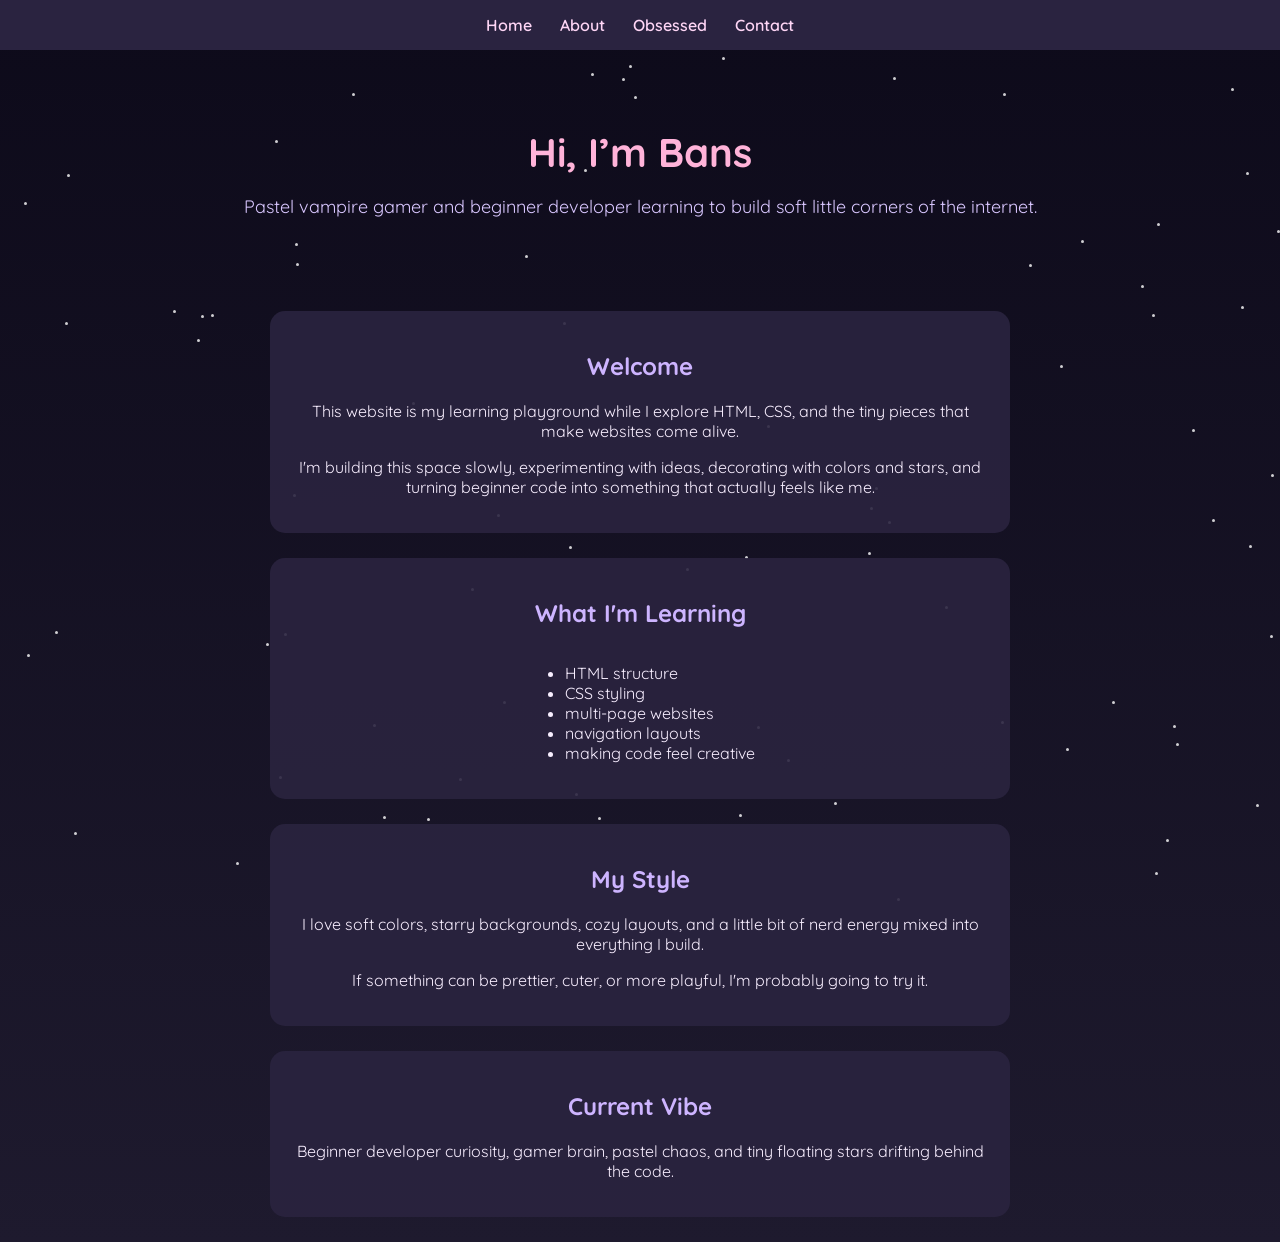
<file: index.html>
<html>
<head>
  <title>Banssies</title>

  <link href="https://fonts.googleapis.com/css2?family=Quicksand:wght@300;400;600&display=swap" rel="stylesheet">

  <link rel="stylesheet" href="style.css">
</head>

<body>

  <div class="nav">
    <a href="index.html">Home</a>
    <a href="about.html">About</a>
    <a href="obsessed.html">Obsessed</a>
    <a href="contact.html">Contact</a>
  </div>

  <div class="hero">
    <h1>Hi, I’m Bans</h1>
    <p>Pastel vampire gamer and beginner developer learning to build soft little corners of the internet.</p>
  </div>

  <div class="card">
    <h2>Welcome</h2>
    <p>
      This website is my learning playground while I explore HTML, CSS, and the tiny pieces
      that make websites come alive.
    </p>

    <p>
      I'm building this space slowly, experimenting with ideas, decorating with colors and
      stars, and turning beginner code into something that actually feels like me.
    </p>
  </div>

  <div class="card">
    <h2>What I'm Learning</h2>

    <ul>
      <li>HTML structure</li>
      <li>CSS styling</li>
      <li>multi-page websites</li>
      <li>navigation layouts</li>
      <li>making code feel creative</li>
    </ul>

  </div>

  <div class="card">
    <h2>My Style</h2>

    <p>
      I love soft colors, starry backgrounds, cozy layouts, and a little bit of nerd energy
      mixed into everything I build.
    </p>

    <p>
      If something can be prettier, cuter, or more playful, I'm probably going to try it.
    </p>

  </div>

  <div class="card">
    <h2>Current Vibe</h2>

    <p>
      Beginner developer curiosity, gamer brain, pastel chaos,
      and tiny floating stars drifting behind the code.
    </p>

  </div>

<script src="script.js"></script>

</body>
</html>
</file>
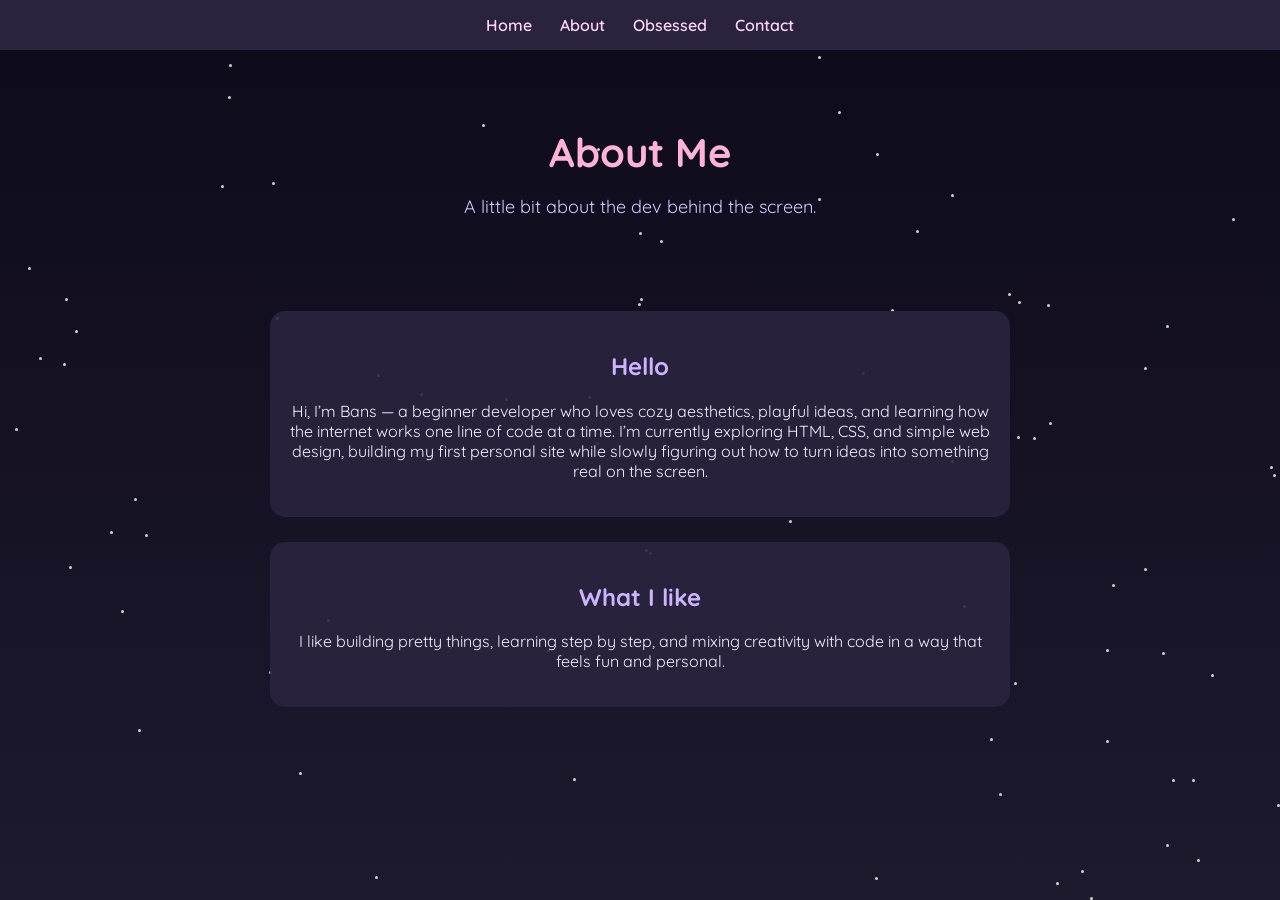
<file: about.html>
<html>
<head>
  <title>About</title>
  <link href="https://fonts.googleapis.com/css2?family=Quicksand:wght@300;400;600&display=swap" rel="stylesheet">
  <link rel="stylesheet" href="style.css">
</head>

<body>

  <div class="nav">
    <a href="index.html">Home</a>
    <a href="about.html">About</a>
    <a href="obsessed.html">Obsessed</a>
    <a href="contact.html">Contact</a>
  </div>

  <div class="hero">
    <h1>About Me</h1>
    <p>A little bit about the dev behind the screen.</p>
  </div>

  <div class="card">
    <h2>Hello</h2>
    <p>
     Hi, I’m Bans — a beginner developer who loves cozy aesthetics, playful ideas, and learning how the internet works one line of code at a time.

I’m currently exploring HTML, CSS, and simple web design, building my first personal site while slowly figuring out how to turn ideas into something real on the screen.
    </p>
  </div>

  <div class="card">
    <h2>What I like</h2>
    <p>
      I like building pretty things, learning step by step, and mixing creativity
      with code in a way that feels fun and personal.
    </p>
  </div>
<script src="script.js"></script>
</body>
</html>
</file>
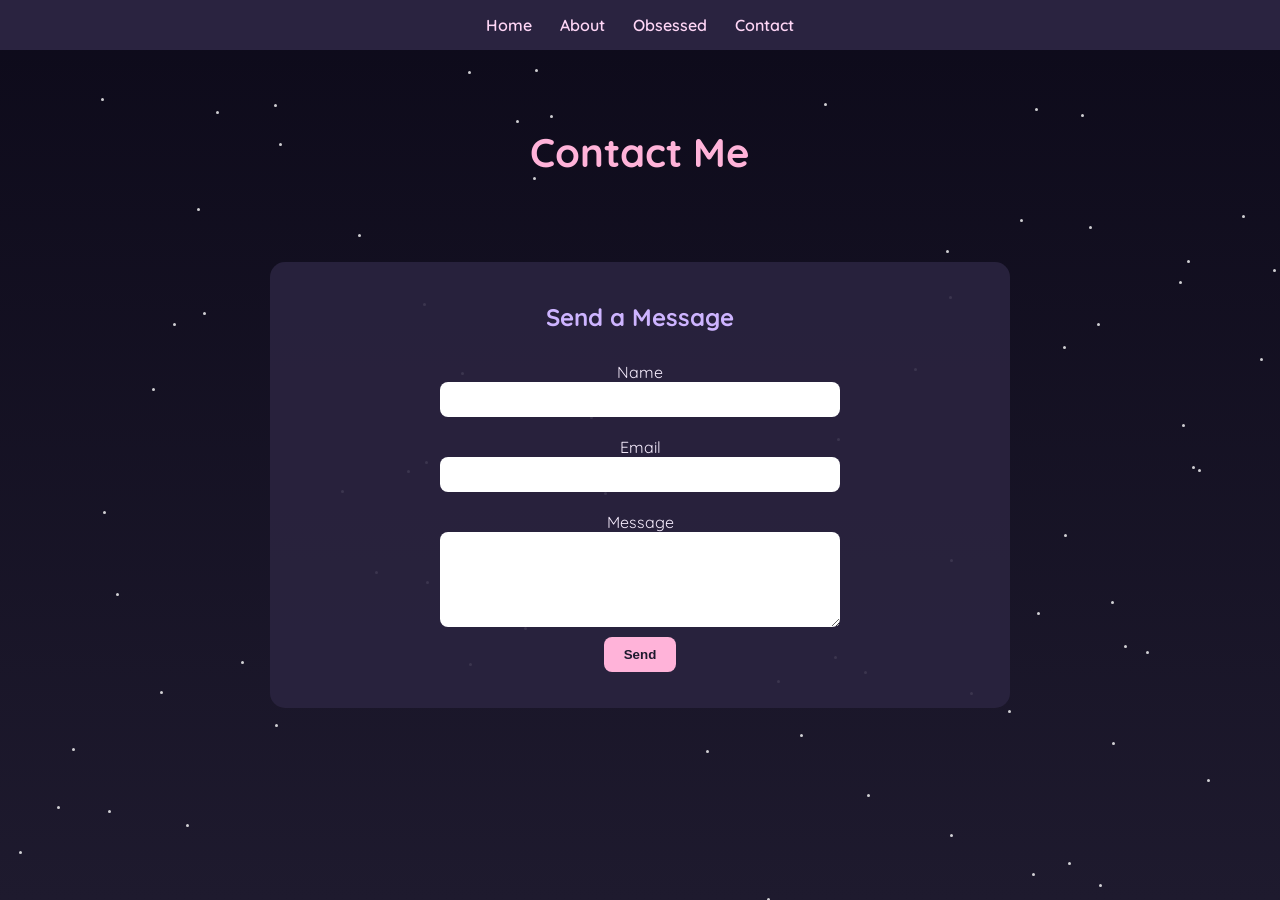
<file: contact.html>
<html>
<head>
  <title>Contact</title>
  <link href="https://fonts.googleapis.com/css2?family=Quicksand:wght@300;400;600&display=swap" rel="stylesheet">
  <link rel="stylesheet" href="style.css">
</head>

<body>

  <div class="nav">
    <a href="index.html">Home</a>
    <a href="about.html">About</a>
    <a href="obsessed.html">Obsessed</a>
    <a href="contact.html">Contact</a>
  </div>

  <div class="hero">
    <h1>Contact Me</h1>
  </div>

  <div class="card">
    <h2>Send a Message</h2>

    <form>
      <label>Name</label>
      <input type="text">

      <label>Email</label>
      <input type="email">

      <label>Message</label>
      <textarea rows="5"></textarea>

      <button type="submit">Send</button>
    </form>
  </div>
<script src="script.js"></script>
</body>
</html>
</file>
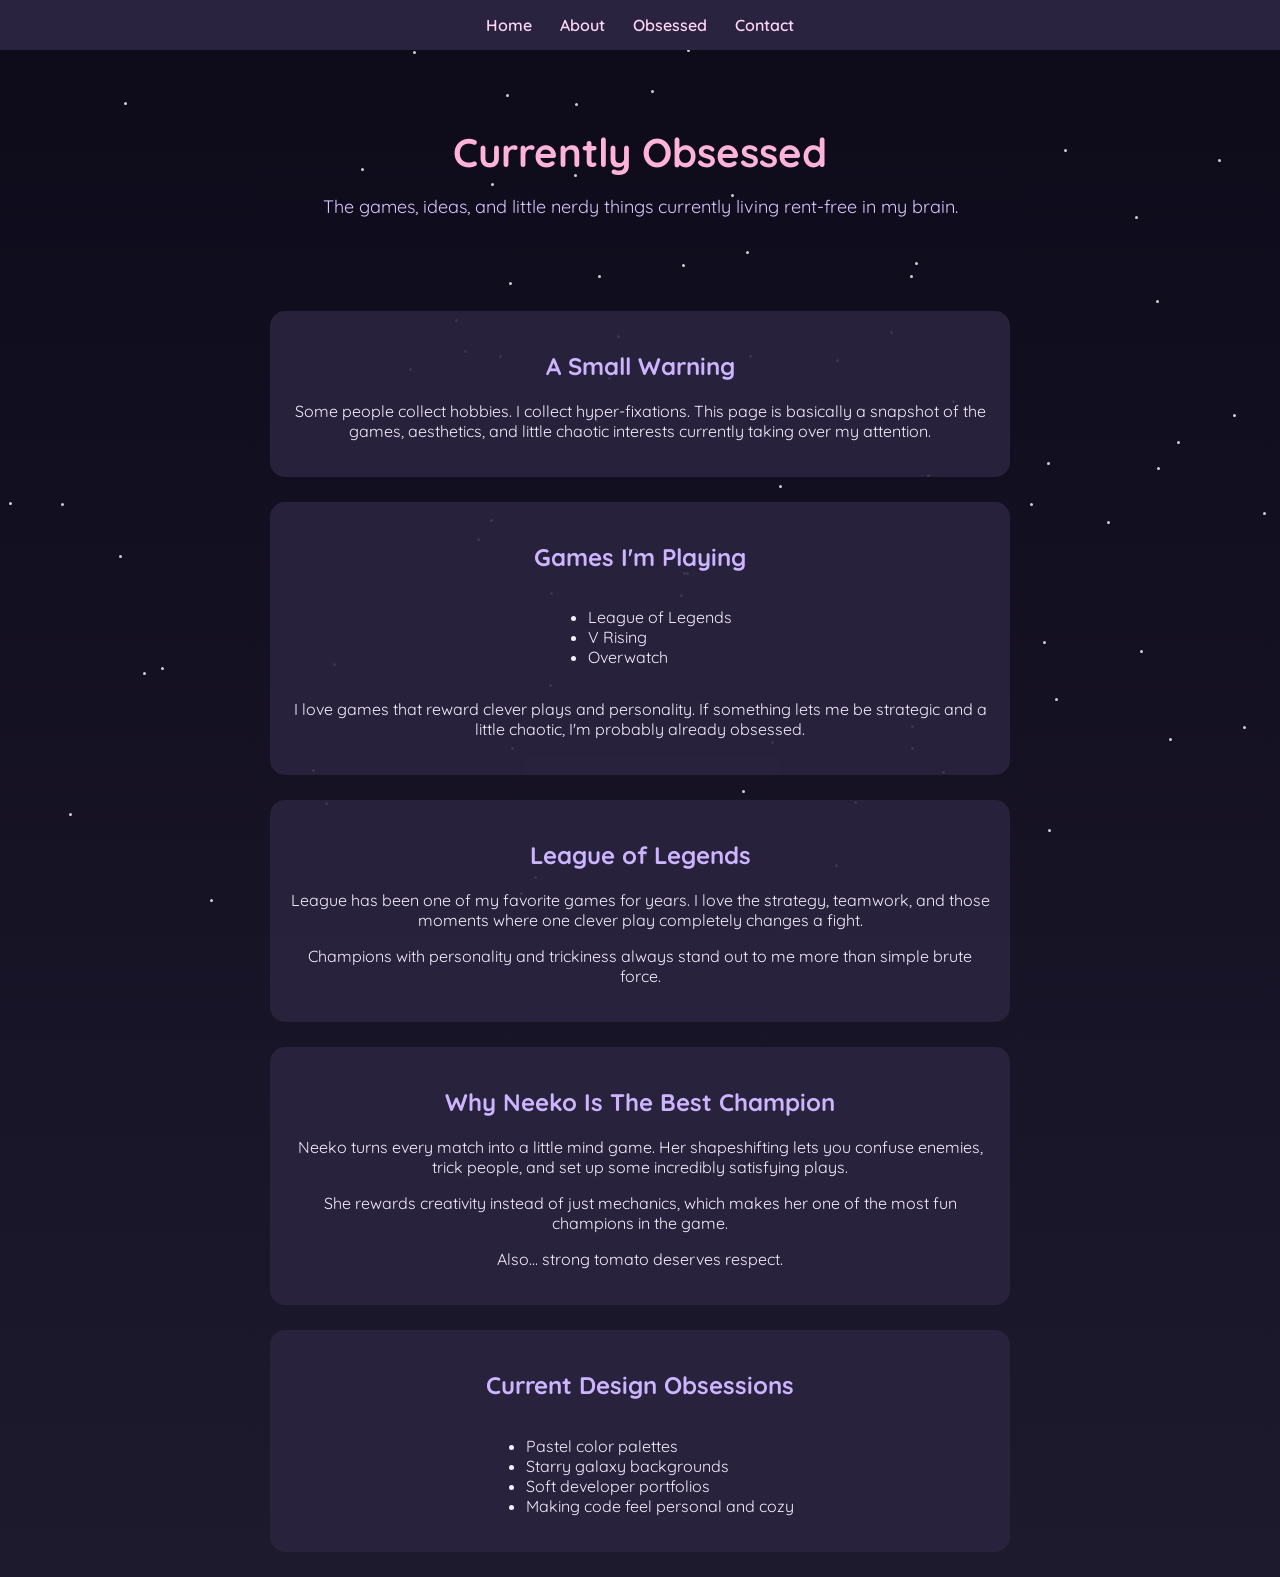
<file: obsessed.html>
<html>
<head>
  <title>Currently Obsessed</title>

  <link href="https://fonts.googleapis.com/css2?family=Quicksand:wght@300;400;600&display=swap" rel="stylesheet">

  <link rel="stylesheet" href="style.css">
</head>

<body>

  <div class="nav">
    <a href="index.html">Home</a>
    <a href="about.html">About</a>
    <a href="obsessed.html">Obsessed</a>
    <a href="contact.html">Contact</a>
  </div>

  <div class="hero">
    <h1>Currently Obsessed</h1>
    <p>The games, ideas, and little nerdy things currently living rent-free in my brain.</p>
  </div>

  <div class="card">
    <h2>A Small Warning</h2>
    <p>
      Some people collect hobbies. I collect hyper-fixations.
      This page is basically a snapshot of the games, aesthetics, and
      little chaotic interests currently taking over my attention.
    </p>
  </div>

  <div class="card">
    <h2>Games I'm Playing</h2>

    <ul>
      <li>League of Legends</li>
      <li>V Rising</li>
      <li>Overwatch</li>
    </ul>

    <p>
      I love games that reward clever plays and personality.
      If something lets me be strategic and a little chaotic,
      I'm probably already obsessed.
    </p>
  </div>

  <div class="card">
    <h2>League of Legends</h2>

    <p>
      League has been one of my favorite games for years.
      I love the strategy, teamwork, and those moments where one
      clever play completely changes a fight.
    </p>

    <p>
      Champions with personality and trickiness always stand out to me
      more than simple brute force.
    </p>
  </div>

  <div class="card">
    <h2>Why Neeko Is The Best Champion</h2>

    <p>
      Neeko turns every match into a little mind game.
      Her shapeshifting lets you confuse enemies, trick people,
      and set up some incredibly satisfying plays.
    </p>

    <p>
      She rewards creativity instead of just mechanics,
      which makes her one of the most fun champions in the game.
    </p>

    <p>
      Also... strong tomato deserves respect.
    </p>
  </div>

  <div class="card">
    <h2>Current Design Obsessions</h2>

    <ul>
      <li>Pastel color palettes</li>
      <li>Starry galaxy backgrounds</li>
      <li>Soft developer portfolios</li>
      <li>Making code feel personal and cozy</li>
    </ul>

  </div>

<script src="script.js"></script>

</body>
</html>
</file>
<file: style.css>
body {
  background-color: #1e1a2e;
  color: #f8eeff;
  font-family: 'Quicksand', sans-serif;
  margin: 0;
  text-align: center;
}

.nav {
  background-color: #2a2340;
  padding: 15px;
}

.nav a {
  color: #ffd6f6;
  text-decoration: none;
  margin: 12px;
  font-weight: 600;
  font-size: 16px;
}

.nav a:hover {
  color: white;
}

.hero {
  padding: 50px 20px;
}

.hero h1 {
  color: #ffb3d9;
  font-size: 40px;
  margin-bottom: 10px;
}

.hero p {
  color: #d9c7ff;
  font-size: 18px;
}

.card {
  background-color: #2b2440;
  width: 80%;
  max-width: 700px;
  margin: 25px auto;
  padding: 20px;
  border-radius: 15px;
}

h2 {
  color: #cdb4ff;
}

ul {
  text-align: left;
  display: inline-block;
}

form {
  display: flex;
  flex-direction: column;
  align-items: center;
}

label {
  margin-top: 10px;
}

input {
  width: 80%;
  max-width: 400px;
  padding: 10px;
  border-radius: 8px;
  border: none;
  margin-bottom: 10px;
}

textarea {
  width: 80%;
  max-width: 400px;
  padding: 10px;
  border-radius: 8px;
  border: none;
  margin-bottom: 10px;
}

button {
  background-color: #ffb3d9;
  color: #1e1a2e;
  border: none;
  padding: 10px 20px;
  border-radius: 8px;
  font-weight: bold;
}
body {
  background: linear-gradient(to bottom, #0d0a1a, #1e1a2e);
  color: #f8eeff;
  font-family: 'Quicksand', sans-serif;
  margin: 0;
  text-align: center;
  overflow-x: hidden;
  position: relative;
}

.stars {
  position: fixed;
  top: 0;
  left: 0;
  width: 100%;
  height: 100%;
  pointer-events: none;
  z-index: 0;
}

.star {
  position: absolute;
  width: 3px;
  height: 3px;
  background: white;
  border-radius: 50%;
  opacity: 0.8;
  animation: floatStar linear infinite;
}

@keyframes floatStar {
  0% {
    transform: translateY(0px);
    opacity: 0.2;
  }

  50% {
    opacity: 1;
  }

  100% {
    transform: translateY(-40px);
    opacity: 0.2;
  }
}

.nav,
.hero,
.card {
  position: relative;
  z-index: 1;
}

.nav {
  background-color: #2a2340;
  padding: 15px;
}

.nav a {
  color: #ffd6f6;
  text-decoration: none;
  margin: 12px;
  font-weight: 600;
  font-size: 16px;
}

.nav a:hover {
  color: white;
}

.hero {
  padding: 50px 20px;
}

.hero h1 {
  color: #ffb3d9;
  font-size: 40px;
  margin-bottom: 10px;
}

.hero p {
  color: #d9c7ff;
  font-size: 18px;
}

.card {
  background-color: rgba(43, 36, 64, 0.9);
  width: 80%;
  max-width: 700px;
  margin: 25px auto;
  padding: 20px;
  border-radius: 15px;
}

h2 {
  color: #cdb4ff;
}

ul {
  text-align: left;
  display: inline-block;
}

form {
  display: flex;
  flex-direction: column;
  align-items: center;
}

label {
  margin-top: 10px;
}

input {
  width: 80%;
  max-width: 400px;
  padding: 10px;
  border-radius: 8px;
  border: none;
  margin-bottom: 10px;
}

textarea {
  width: 80%;
  max-width: 400px;
  padding: 10px;
  border-radius: 8px;
  border: none;
  margin-bottom: 10px;
}

button {
  background-color: #ffb3d9;
  color: #1e1a2e;
  border: none;
  padding: 10px 20px;
  border-radius: 8px;
  font-weight: bold;
}

button:hover {
  background-color: #ffd6f6;
}
</file>
